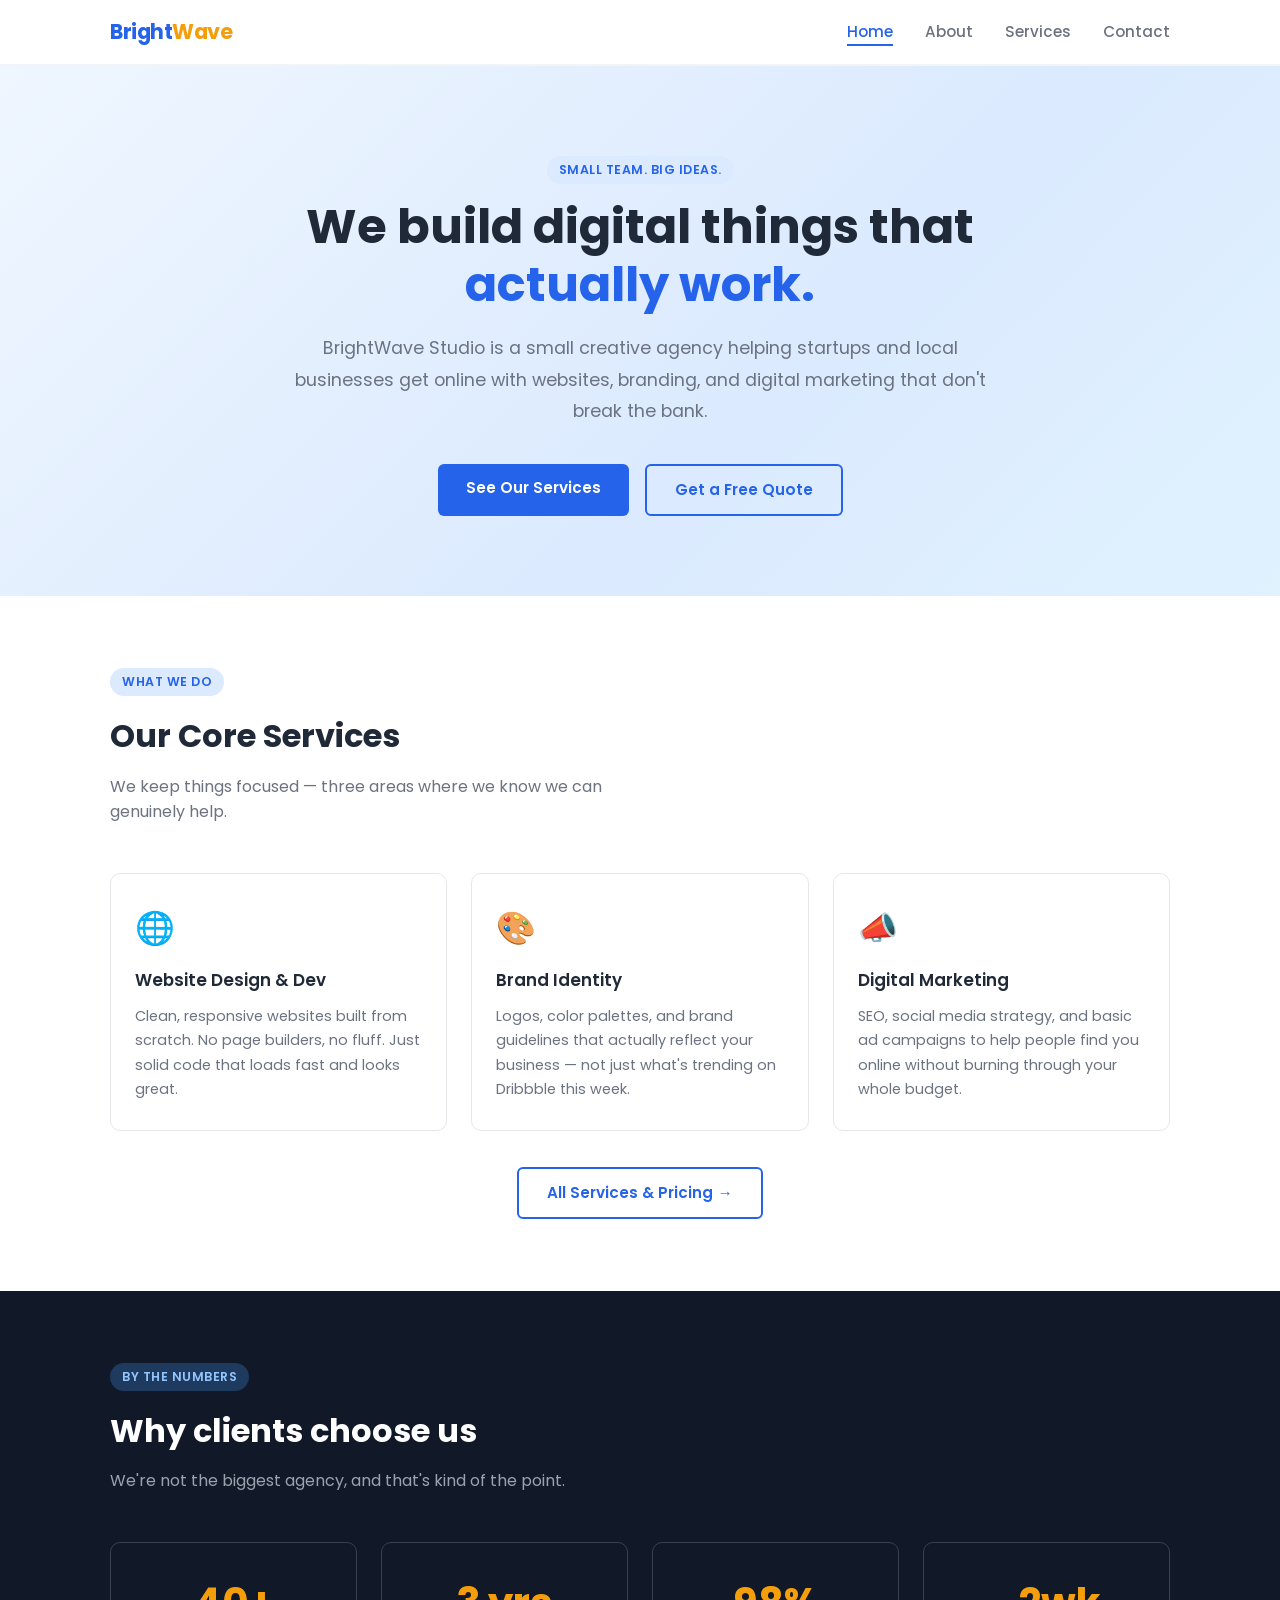
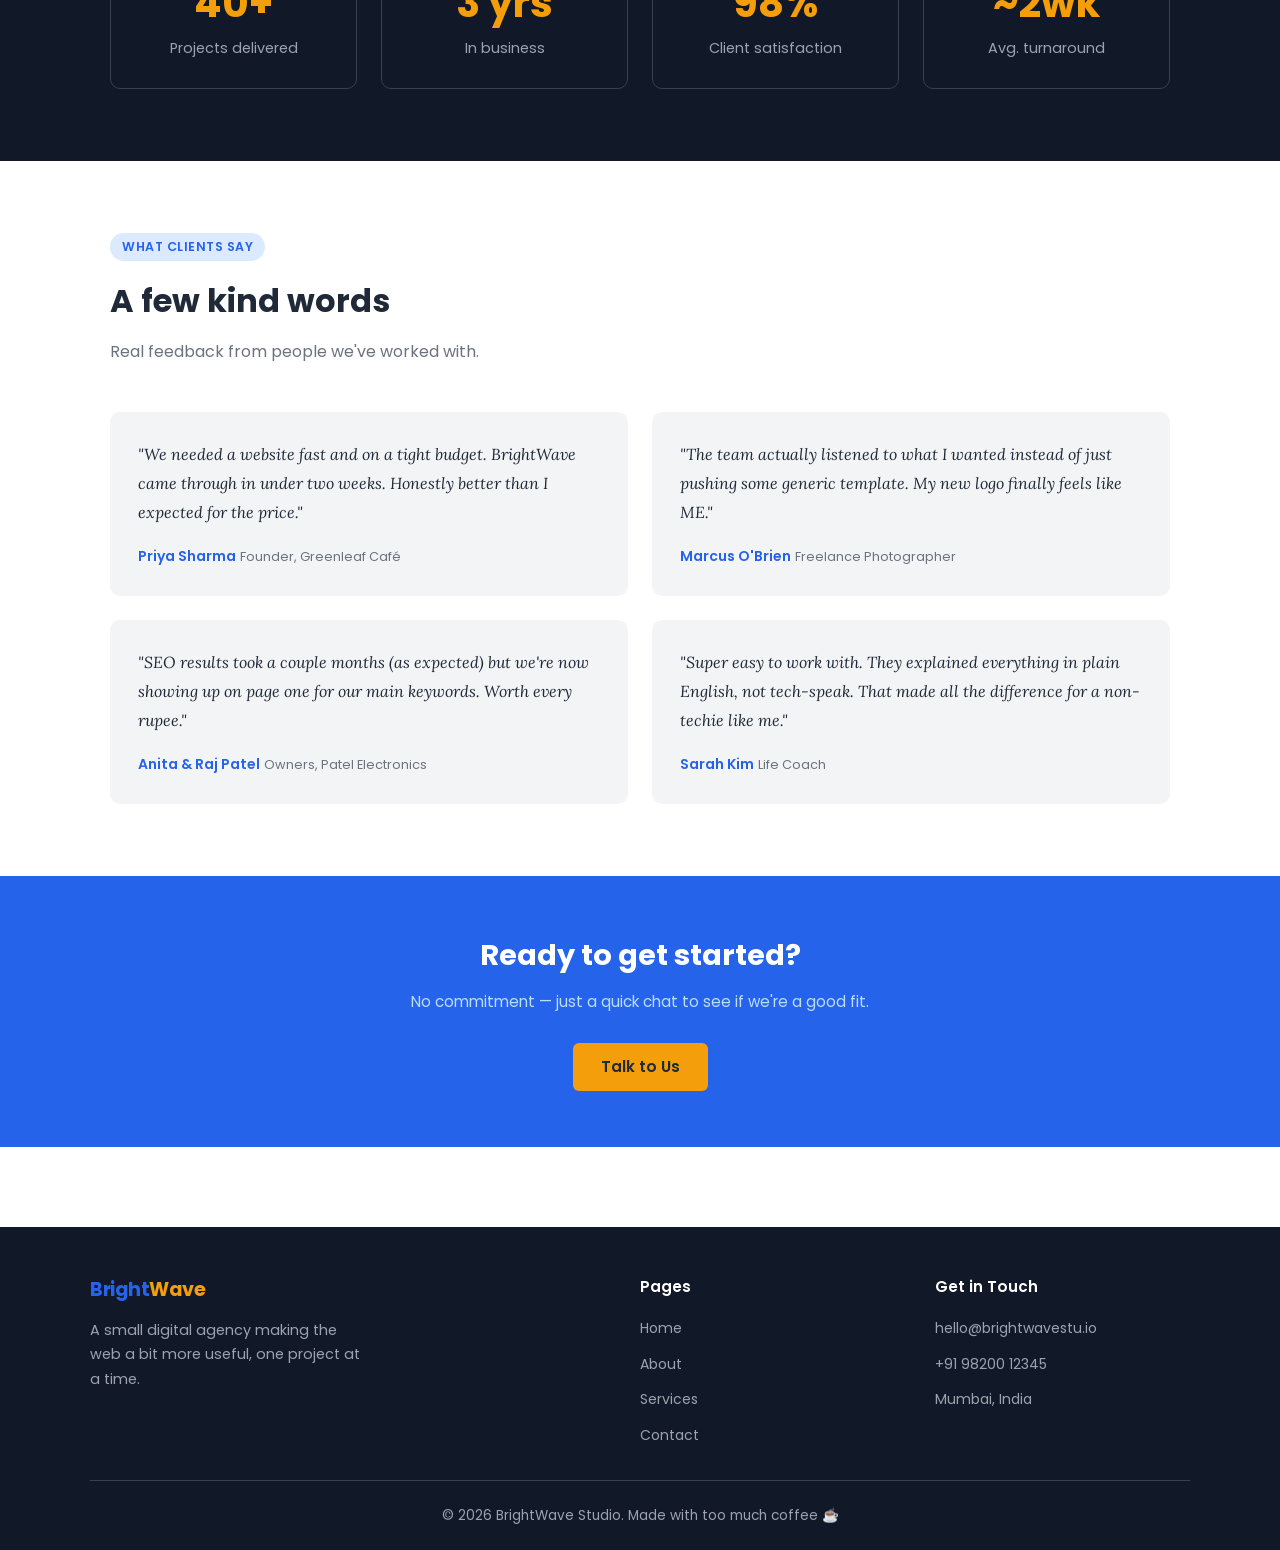
<file: index.html>
<!DOCTYPE html>
<html lang="en">
<head>
    <meta charset="UTF-8" />
    <meta name="viewport" content="width=device-width, initial-scale=1.0" />
    <title>BrightWave Studio – Digital Agency</title>
    <link rel="stylesheet" href="css/style.css" />
</head>
<body>

    <!-- ========= NAVBAR ========= -->
    <nav>
        <div class="nav-container">
            <a href="index.html" class="logo">Bright<span>Wave</span></a>
            <ul class="nav-links">
                <li><a href="index.html">Home</a></li>
                <li><a href="pages/about.html">About</a></li>
                <li><a href="pages/services.html">Services</a></li>
                <li><a href="pages/contact.html">Contact</a></li>
            </ul>
            <!-- hamburger for mobile -->
            <button class="hamburger" aria-label="Open menu">
                <span></span>
                <span></span>
                <span></span>
            </button>
        </div>
    </nav>

    <!-- ========= HERO ========= -->
    <section class="hero">
        <div class="hero-content">
            <span class="tag">Small Team. Big Ideas.</span>
            <h1>We build digital things that <span class="highlight">actually work.</span></h1>
            <p>
                BrightWave Studio is a small creative agency helping startups and local
                businesses get online with websites, branding, and digital marketing that
                don't break the bank.
            </p>
            <div class="hero-buttons">
                <a href="pages/services.html" class="btn btn-primary">See Our Services</a>
                <a href="pages/contact.html" class="btn btn-outline">Get a Free Quote</a>
            </div>
        </div>
    </section>

    <!-- ========= SERVICES PREVIEW ========= -->
    <section class="section container">
        <span class="tag">What We Do</span>
        <h2 class="section-title">Our Core Services</h2>
        <p class="section-subtitle">
            We keep things focused — three areas where we know we can genuinely help.
        </p>

        <div class="services-grid">
            <div class="service-card">
                <div class="service-icon">🌐</div>
                <h3>Website Design & Dev</h3>
                <p>
                    Clean, responsive websites built from scratch. No page builders, no fluff.
                    Just solid code that loads fast and looks great.
                </p>
            </div>
            <div class="service-card">
                <div class="service-icon">🎨</div>
                <h3>Brand Identity</h3>
                <p>
                    Logos, color palettes, and brand guidelines that actually reflect your
                    business — not just what's trending on Dribbble this week.
                </p>
            </div>
            <div class="service-card">
                <div class="service-icon">📣</div>
                <h3>Digital Marketing</h3>
                <p>
                    SEO, social media strategy, and basic ad campaigns to help people
                    find you online without burning through your whole budget.
                </p>
            </div>
        </div>

        <div style="text-align:center; margin-top: 36px;">
            <a href="pages/services.html" class="btn btn-outline">All Services & Pricing →</a>
        </div>
    </section>

    <!-- ========= STATS / WHY US ========= -->
    <section class="section why-us">
        <div class="container">
            <span class="tag" style="background:#1e3a5f; color:#93c5fd;">By the numbers</span>
            <h2 class="section-title">Why clients choose us</h2>
            <p class="section-subtitle">
                We're not the biggest agency, and that's kind of the point.
            </p>

            <div class="stats-row">
                <div class="stat-box">
                    <span class="number">40+</span>
                    <span class="label">Projects delivered</span>
                </div>
                <div class="stat-box">
                    <span class="number">3 yrs</span>
                    <span class="label">In business</span>
                </div>
                <div class="stat-box">
                    <span class="number">98%</span>
                    <span class="label">Client satisfaction</span>
                </div>
                <div class="stat-box">
                    <span class="number">~2wk</span>
                    <span class="label">Avg. turnaround</span>
                </div>
            </div>
        </div>
    </section>

    <!-- ========= TESTIMONIALS ========= -->
    <section class="section container">
        <span class="tag">What Clients Say</span>
        <h2 class="section-title">A few kind words</h2>
        <p class="section-subtitle">Real feedback from people we've worked with.</p>

        <div class="testimonial-cards">
            <div class="testimonial">
                <p>
                    "We needed a website fast and on a tight budget. BrightWave came through
                    in under two weeks. Honestly better than I expected for the price."
                </p>
                <span class="client-name">Priya Sharma</span>
                <span class="client-role">Founder, Greenleaf Café</span>
            </div>
            <div class="testimonial">
                <p>
                    "The team actually listened to what I wanted instead of just pushing
                    some generic template. My new logo finally feels like ME."
                </p>
                <span class="client-name">Marcus O'Brien</span>
                <span class="client-role">Freelance Photographer</span>
            </div>
            <div class="testimonial">
                <p>
                    "SEO results took a couple months (as expected) but we're now showing
                    up on page one for our main keywords. Worth every rupee."
                </p>
                <span class="client-name">Anita & Raj Patel</span>
                <span class="client-role">Owners, Patel Electronics</span>
            </div>
            <div class="testimonial">
                <p>
                    "Super easy to work with. They explained everything in plain English,
                    not tech-speak. That made all the difference for a non-techie like me."
                </p>
                <span class="client-name">Sarah Kim</span>
                <span class="client-role">Life Coach</span>
            </div>
        </div>
    </section>

    <!-- ========= CTA STRIP ========= -->
    <section style="background: var(--main-blue); padding: 56px 20px; text-align: center;">
        <h2 style="color: #fff; font-size: 1.8rem; margin-bottom: 12px;">Ready to get started?</h2>
        <p style="color: #bfdbfe; margin-bottom: 28px; font-size: 0.95rem;">
            No commitment — just a quick chat to see if we're a good fit.
        </p>
        <a href="pages/contact.html" class="btn" style="background: var(--accent); color: #1f2937;">
            Talk to Us
        </a>
    </section>

    <!-- ========= FOOTER ========= -->
    <footer>
        <div class="footer-inner">
            <div class="footer-top">
                <div class="footer-brand">
                    <a href="index.html" class="logo">Bright<span>Wave</span></a>
                    <p>A small digital agency making the web a bit more useful, one project at a time.</p>
                </div>
                <div class="footer-col">
                    <h4>Pages</h4>
                    <ul>
                        <li><a href="index.html">Home</a></li>
                        <li><a href="pages/about.html">About</a></li>
                        <li><a href="pages/services.html">Services</a></li>
                        <li><a href="pages/contact.html">Contact</a></li>
                    </ul>
                </div>
                <div class="footer-col">
                    <h4>Get in Touch</h4>
                    <ul>
                        <li><a href="mailto:hello@brightwavestu.io">hello@brightwavestu.io</a></li>
                        <li><a href="#">+91 98200 12345</a></li>
                        <li><a href="#">Mumbai, India</a></li>
                    </ul>
                </div>
            </div>
            <div class="footer-bottom">
                <p>© 2026 BrightWave Studio. Made with too much coffee ☕</p>
            </div>
        </div>
    </footer>

    <script src="js/main.js"></script>
</body>
</html>
</file>
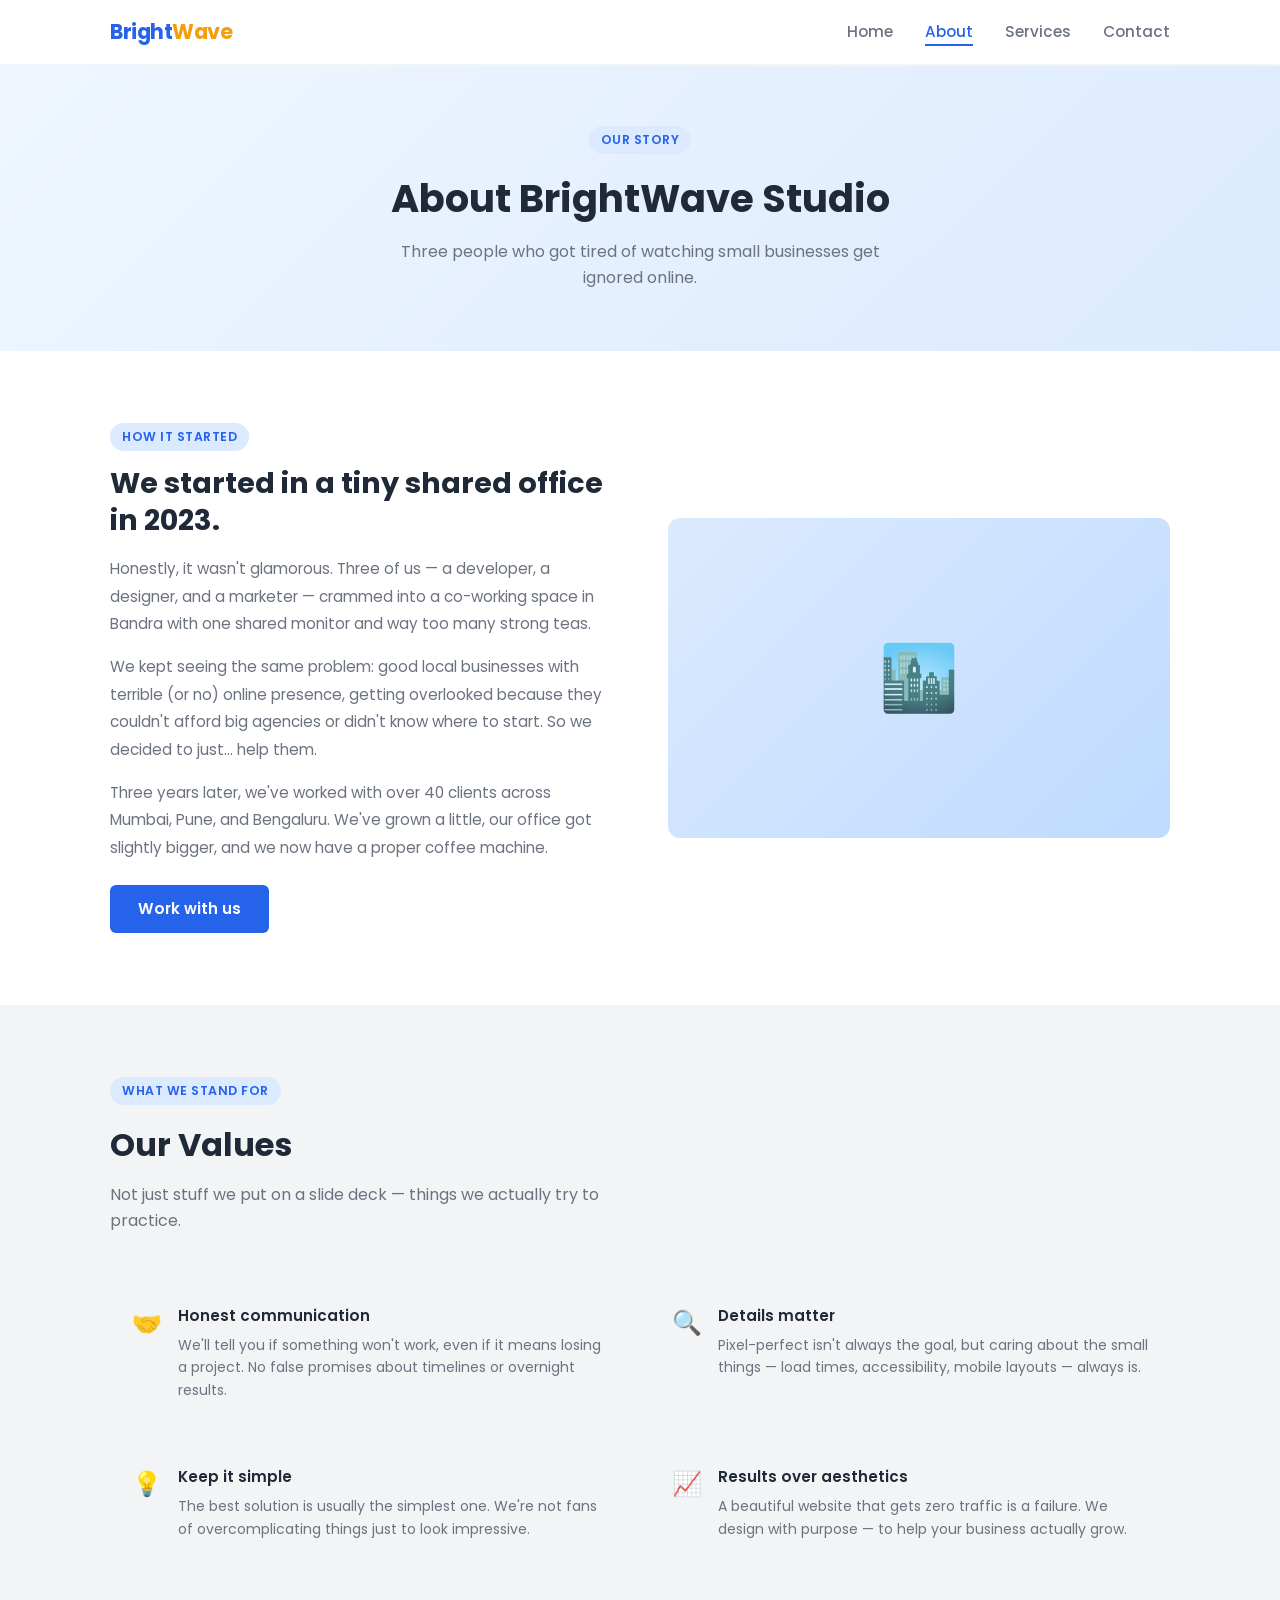
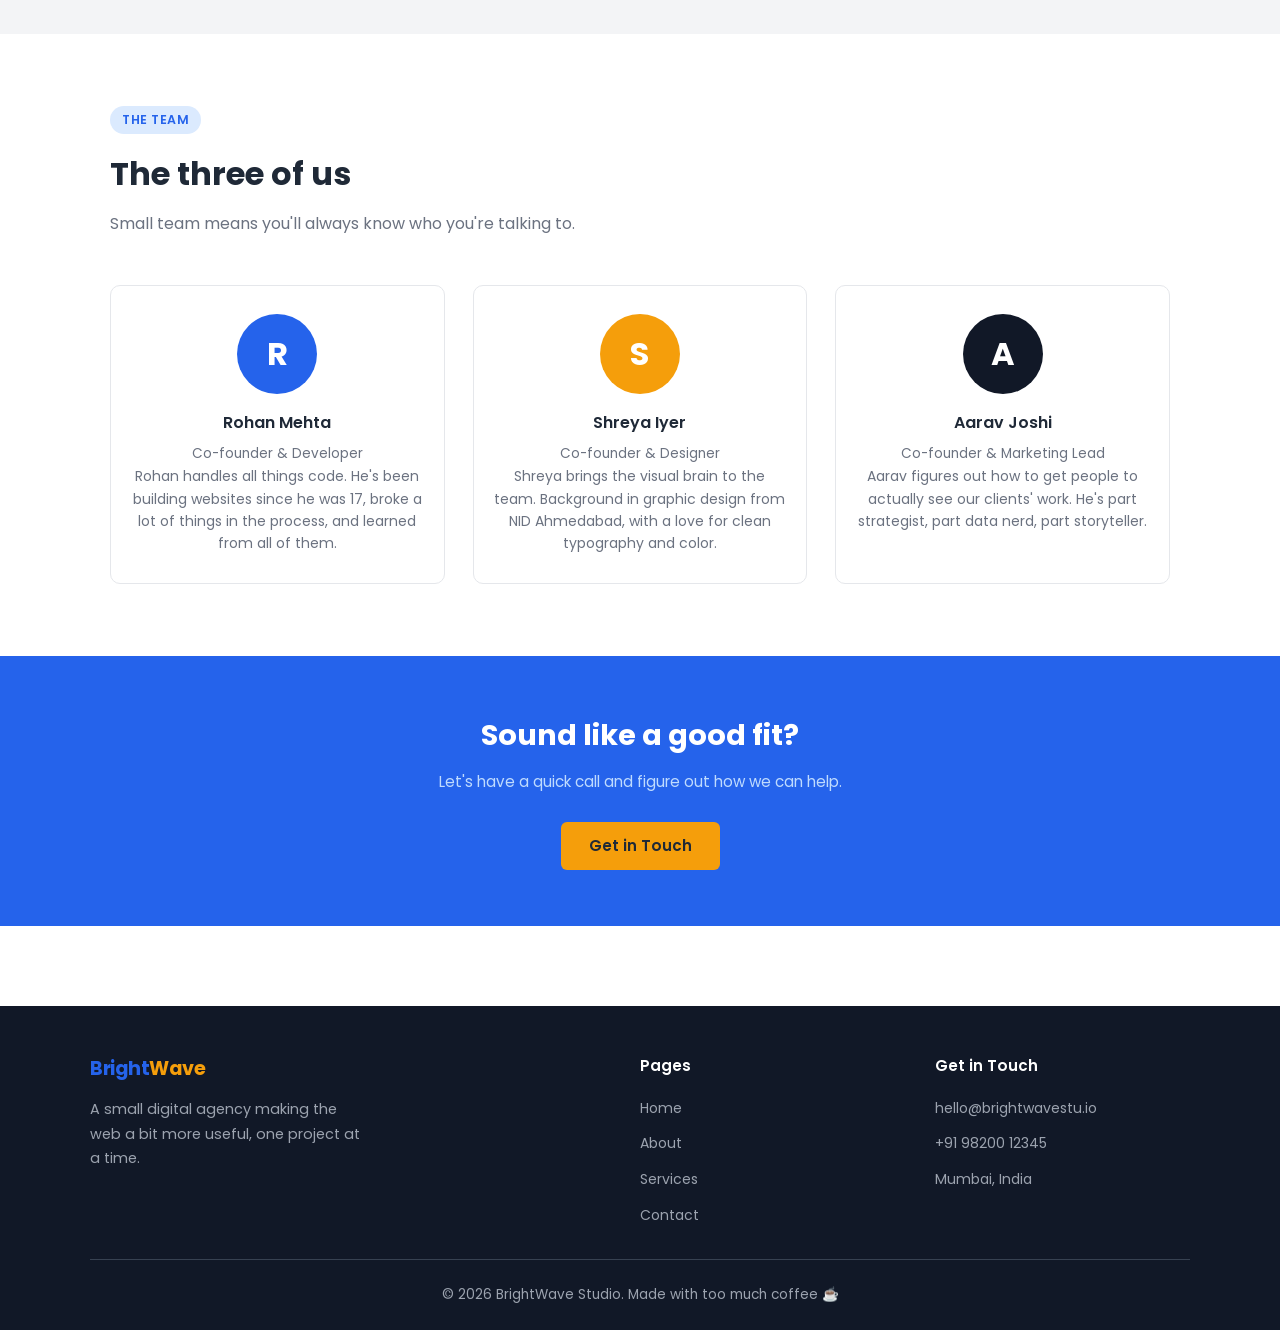
<file: pages/about.html>
<!DOCTYPE html>
<html lang="en">
<head>
    <meta charset="UTF-8" />
    <meta name="viewport" content="width=device-width, initial-scale=1.0" />
    <title>About Us – BrightWave Studio</title>
    <link rel="stylesheet" href="../css/style.css" />
</head>
<body>

    <!-- ========= NAVBAR ========= -->
    <nav>
        <div class="nav-container">
            <a href="../index.html" class="logo">Bright<span>Wave</span></a>
            <ul class="nav-links">
                <li><a href="../index.html">Home</a></li>
                <li><a href="about.html">About</a></li>
                <li><a href="services.html">Services</a></li>
                <li><a href="contact.html">Contact</a></li>
            </ul>
            <button class="hamburger" aria-label="Open menu">
                <span></span>
                <span></span>
                <span></span>
            </button>
        </div>
    </nav>

    <!-- ========= PAGE HEADER ========= -->
    <div class="page-header">
        <span class="tag">Our Story</span>
        <h1>About BrightWave Studio</h1>
        <p>Three people who got tired of watching small businesses get ignored online.</p>
    </div>

    <!-- ========= ABOUT INTRO ========= -->
    <div class="about-intro">
        <div class="about-text">
            <span class="tag">How it started</span>
            <h2>We started in a tiny shared office in 2023.</h2>
            <p>
                Honestly, it wasn't glamorous. Three of us — a developer, a designer, and a
                marketer — crammed into a co-working space in Bandra with one shared monitor and
                way too many strong teas.
            </p>
            <p>
                We kept seeing the same problem: good local businesses with terrible (or no) online
                presence, getting overlooked because they couldn't afford big agencies or didn't know
                where to start. So we decided to just... help them.
            </p>
            <p>
                Three years later, we've worked with over 40 clients across Mumbai, Pune, and
                Bengaluru. We've grown a little, our office got slightly bigger, and we now have
                a proper coffee machine.
            </p>
            <a href="contact.html" class="btn btn-primary" style="margin-top: 8px;">Work with us</a>
        </div>
        <div class="about-img-box">
            🏙️
        </div>
    </div>

    <!-- ========= VALUES ========= -->
    <section class="section" style="background: var(--light-gray);">
        <div class="container">
            <span class="tag">What we stand for</span>
            <h2 class="section-title">Our Values</h2>
            <p class="section-subtitle">Not just stuff we put on a slide deck — things we actually try to practice.</p>

            <div class="values-list">
                <div class="value-item">
                    <span class="value-icon">🤝</span>
                    <div>
                        <h4>Honest communication</h4>
                        <p>We'll tell you if something won't work, even if it means losing a project.
                        No false promises about timelines or overnight results.</p>
                    </div>
                </div>
                <div class="value-item">
                    <span class="value-icon">🔍</span>
                    <div>
                        <h4>Details matter</h4>
                        <p>Pixel-perfect isn't always the goal, but caring about the small
                        things — load times, accessibility, mobile layouts — always is.</p>
                    </div>
                </div>
                <div class="value-item">
                    <span class="value-icon">💡</span>
                    <div>
                        <h4>Keep it simple</h4>
                        <p>The best solution is usually the simplest one. We're not fans
                        of overcomplicating things just to look impressive.</p>
                    </div>
                </div>
                <div class="value-item">
                    <span class="value-icon">📈</span>
                    <div>
                        <h4>Results over aesthetics</h4>
                        <p>A beautiful website that gets zero traffic is a failure. We design
                        with purpose — to help your business actually grow.</p>
                    </div>
                </div>
            </div>
        </div>
    </section>

    <!-- ========= TEAM ========= -->
    <section class="section container">
        <span class="tag">The Team</span>
        <h2 class="section-title">The three of us</h2>
        <p class="section-subtitle">Small team means you'll always know who you're talking to.</p>

        <div class="team-grid">
            <div class="team-card">
                <div class="avatar blue">R</div>
                <h3>Rohan Mehta</h3>
                <span class="role">Co-founder & Developer</span>
                <p>
                    Rohan handles all things code. He's been building websites since he was
                    17, broke a lot of things in the process, and learned from all of them.
                </p>
            </div>
            <div class="team-card">
                <div class="avatar amber">S</div>
                <h3>Shreya Iyer</h3>
                <span class="role">Co-founder & Designer</span>
                <p>
                    Shreya brings the visual brain to the team. Background in graphic design
                    from NID Ahmedabad, with a love for clean typography and color.
                </p>
            </div>
            <div class="team-card">
                <div class="avatar dark">A</div>
                <h3>Aarav Joshi</h3>
                <span class="role">Co-founder & Marketing Lead</span>
                <p>
                    Aarav figures out how to get people to actually see our clients' work.
                    He's part strategist, part data nerd, part storyteller.
                </p>
            </div>
        </div>
    </section>

    <!-- ========= CTA ========= -->
    <section style="background: var(--main-blue); padding: 56px 20px; text-align: center;">
        <h2 style="color: #fff; font-size: 1.8rem; margin-bottom: 12px;">Sound like a good fit?</h2>
        <p style="color: #bfdbfe; margin-bottom: 28px; font-size: 0.95rem;">
            Let's have a quick call and figure out how we can help.
        </p>
        <a href="contact.html" class="btn" style="background: var(--accent); color: #1f2937;">
            Get in Touch
        </a>
    </section>

    <!-- ========= FOOTER ========= -->
    <footer>
        <div class="footer-inner">
            <div class="footer-top">
                <div class="footer-brand">
                    <a href="../index.html" class="logo">Bright<span>Wave</span></a>
                    <p>A small digital agency making the web a bit more useful, one project at a time.</p>
                </div>
                <div class="footer-col">
                    <h4>Pages</h4>
                    <ul>
                        <li><a href="../index.html">Home</a></li>
                        <li><a href="about.html">About</a></li>
                        <li><a href="services.html">Services</a></li>
                        <li><a href="contact.html">Contact</a></li>
                    </ul>
                </div>
                <div class="footer-col">
                    <h4>Get in Touch</h4>
                    <ul>
                        <li><a href="mailto:hello@brightwavestu.io">hello@brightwavestu.io</a></li>
                        <li><a href="#">+91 98200 12345</a></li>
                        <li><a href="#">Mumbai, India</a></li>
                    </ul>
                </div>
            </div>
            <div class="footer-bottom">
                <p>© 2026 BrightWave Studio. Made with too much coffee ☕</p>
            </div>
        </div>
    </footer>

    <script src="../js/main.js"></script>
</body>
</html>
</file>
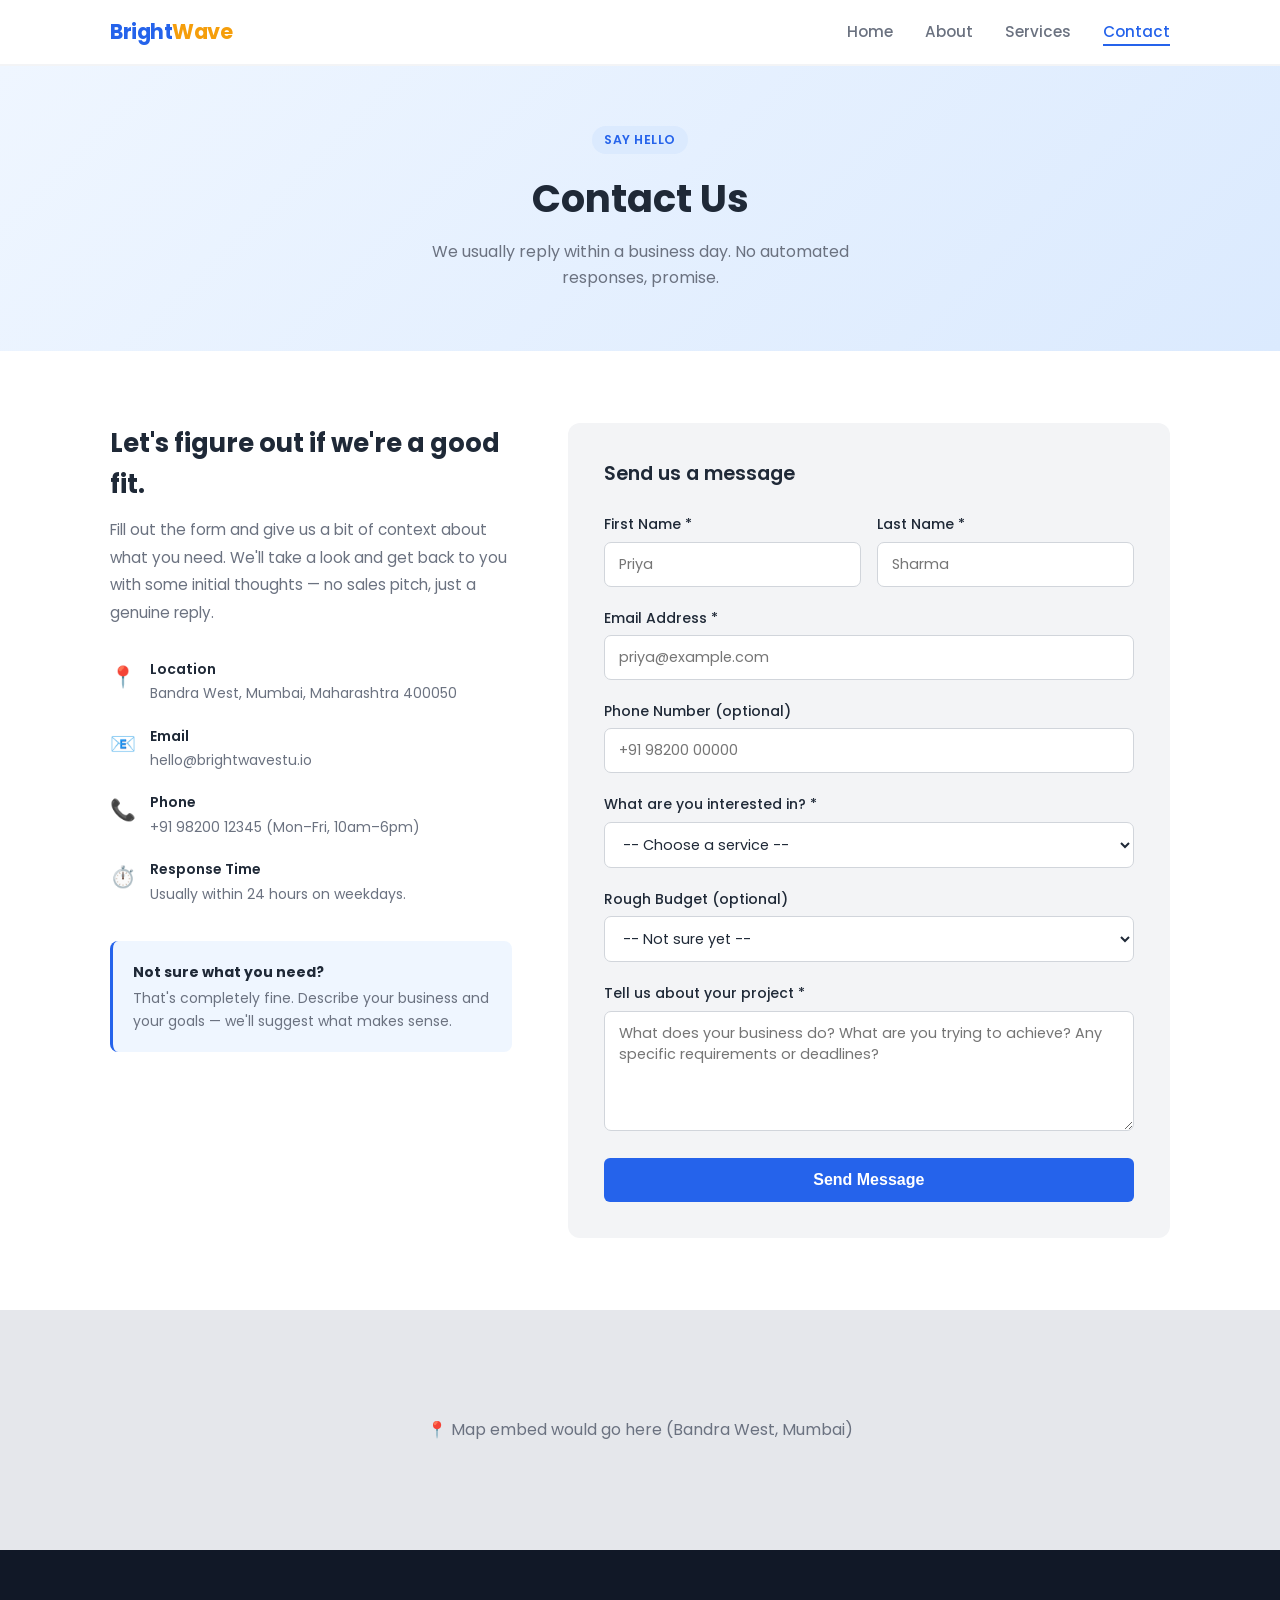
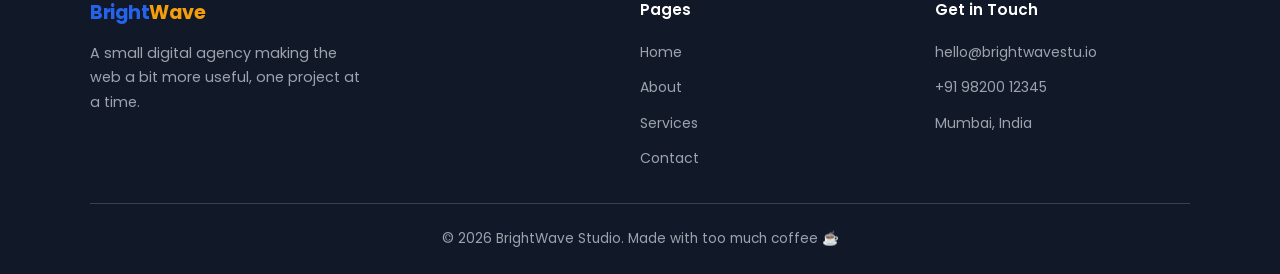
<file: pages/contact.html>
<!DOCTYPE html>
<html lang="en">
<head>
    <meta charset="UTF-8" />
    <meta name="viewport" content="width=device-width, initial-scale=1.0" />
    <title>Contact – BrightWave Studio</title>
    <link rel="stylesheet" href="../css/style.css" />
</head>
<body>

    <!-- ========= NAVBAR ========= -->
    <nav>
        <div class="nav-container">
            <a href="../index.html" class="logo">Bright<span>Wave</span></a>
            <ul class="nav-links">
                <li><a href="../index.html">Home</a></li>
                <li><a href="about.html">About</a></li>
                <li><a href="services.html">Services</a></li>
                <li><a href="contact.html">Contact</a></li>
            </ul>
            <button class="hamburger" aria-label="Open menu">
                <span></span>
                <span></span>
                <span></span>
            </button>
        </div>
    </nav>

    <!-- ========= PAGE HEADER ========= -->
    <div class="page-header">
        <span class="tag">Say Hello</span>
        <h1>Contact Us</h1>
        <p>We usually reply within a business day. No automated responses, promise.</p>
    </div>

    <!-- ========= CONTACT SECTION ========= -->
    <div class="contact-wrapper">

        <!-- Left: Info -->
        <div class="contact-info">
            <h2>Let's figure out if we're a good fit.</h2>
            <p>
                Fill out the form and give us a bit of context about what you need.
                We'll take a look and get back to you with some initial thoughts —
                no sales pitch, just a genuine reply.
            </p>

            <div class="contact-details">
                <div class="contact-detail">
                    <span class="detail-icon">📍</span>
                    <div class="detail-text">
                        <strong>Location</strong>
                        <p>Bandra West, Mumbai, Maharashtra 400050</p>
                    </div>
                </div>
                <div class="contact-detail">
                    <span class="detail-icon">📧</span>
                    <div class="detail-text">
                        <strong>Email</strong>
                        <p>hello@brightwavestu.io</p>
                    </div>
                </div>
                <div class="contact-detail">
                    <span class="detail-icon">📞</span>
                    <div class="detail-text">
                        <strong>Phone</strong>
                        <p>+91 98200 12345 (Mon–Fri, 10am–6pm)</p>
                    </div>
                </div>
                <div class="contact-detail">
                    <span class="detail-icon">⏱️</span>
                    <div class="detail-text">
                        <strong>Response Time</strong>
                        <p>Usually within 24 hours on weekdays.</p>
                    </div>
                </div>
            </div>

            <!-- Not over-designing this section, just a small note -->
            <div style="margin-top: 36px; padding: 20px; background: #eff6ff; border-radius: 8px; font-size: 0.875rem; color: var(--text-muted); border-left: 3px solid var(--main-blue);">
                <strong style="color: var(--text-dark); display:block; margin-bottom:4px;">Not sure what you need?</strong>
                That's completely fine. Describe your business and your goals —
                we'll suggest what makes sense.
            </div>
        </div>

        <!-- Right: Form -->
        <div class="contact-form-box">
            <h3>Send us a message</h3>

            <!-- 
                Note to self: no backend hooked up here
                validation is all done in main.js
                form won't actually submit anywhere
            -->
            <form id="contactForm" novalidate>

                <div class="form-row">
                    <div class="form-group">
                        <label for="fname">First Name *</label>
                        <input type="text" id="fname" name="fname" placeholder="Priya" />
                        <span class="error-msg" id="fname_err">Please enter your first name.</span>
                    </div>
                    <div class="form-group">
                        <label for="lname">Last Name *</label>
                        <input type="text" id="lname" name="lname" placeholder="Sharma" />
                        <span class="error-msg" id="lname_err">Please enter your last name.</span>
                    </div>
                </div>

                <div class="form-group">
                    <label for="email">Email Address *</label>
                    <input type="email" id="email" name="email" placeholder="priya@example.com" />
                    <span class="error-msg" id="email_err">Please enter your email address.</span>
                </div>

                <div class="form-group">
                    <label for="phone">Phone Number (optional)</label>
                    <input type="tel" id="phone" name="phone" placeholder="+91 98200 00000" />
                </div>

                <div class="form-group">
                    <label for="service">What are you interested in? *</label>
                    <select id="service" name="service">
                        <option value="">-- Choose a service --</option>
                        <option value="website">Website Design & Development</option>
                        <option value="branding">Brand Identity Design</option>
                        <option value="marketing">Digital Marketing</option>
                        <option value="maintenance">Website Maintenance</option>
                        <option value="other">Something else</option>
                    </select>
                    <span class="error-msg" id="service_err">Please select a service.</span>
                </div>

                <div class="form-group">
                    <label for="budget">Rough Budget (optional)</label>
                    <select id="budget" name="budget">
                        <option value="">-- Not sure yet --</option>
                        <option value="under25">Under ₹25,000</option>
                        <option value="25to50">₹25,000 – ₹50,000</option>
                        <option value="50to1L">₹50,000 – ₹1,00,000</option>
                        <option value="above1L">Above ₹1,00,000</option>
                    </select>
                </div>

                <div class="form-group">
                    <label for="message">Tell us about your project *</label>
                    <textarea
                        id="message"
                        name="message"
                        placeholder="What does your business do? What are you trying to achieve? Any specific requirements or deadlines?"
                    ></textarea>
                    <span class="error-msg" id="message_err">Please write a bit about your project (at least 10 characters).</span>
                </div>

                <!-- submit button -->
                <button type="submit" class="btn btn-primary btn-submit">
                    Send Message
                </button>

                <!-- shown after successful submit -->
                <div class="success-msg" id="successMsg">
                    ✅ Thanks for reaching out! We'll get back to you within 24 hours.
                </div>

            </form>
        </div>

    </div>

    <!-- ========= MAP PLACEHOLDER ========= -->
    <div style="background: #e5e7eb; height: 240px; display:flex; align-items:center; justify-content:center; font-size: 1rem; color: var(--text-muted);">
        <!-- in a real project this would be an embedded Google Maps iframe -->
        📍 Map embed would go here (Bandra West, Mumbai)
    </div>

    <!-- ========= FOOTER ========= -->
    <footer style="margin-top: 0;">
        <div class="footer-inner">
            <div class="footer-top">
                <div class="footer-brand">
                    <a href="../index.html" class="logo">Bright<span>Wave</span></a>
                    <p>A small digital agency making the web a bit more useful, one project at a time.</p>
                </div>
                <div class="footer-col">
                    <h4>Pages</h4>
                    <ul>
                        <li><a href="../index.html">Home</a></li>
                        <li><a href="about.html">About</a></li>
                        <li><a href="services.html">Services</a></li>
                        <li><a href="contact.html">Contact</a></li>
                    </ul>
                </div>
                <div class="footer-col">
                    <h4>Get in Touch</h4>
                    <ul>
                        <li><a href="mailto:hello@brightwavestu.io">hello@brightwavestu.io</a></li>
                        <li><a href="#">+91 98200 12345</a></li>
                        <li><a href="#">Mumbai, India</a></li>
                    </ul>
                </div>
            </div>
            <div class="footer-bottom">
                <p>© 2026 BrightWave Studio. Made with too much coffee ☕</p>
            </div>
        </div>
    </footer>

    <script src="../js/main.js"></script>
</body>
</html>
</file>
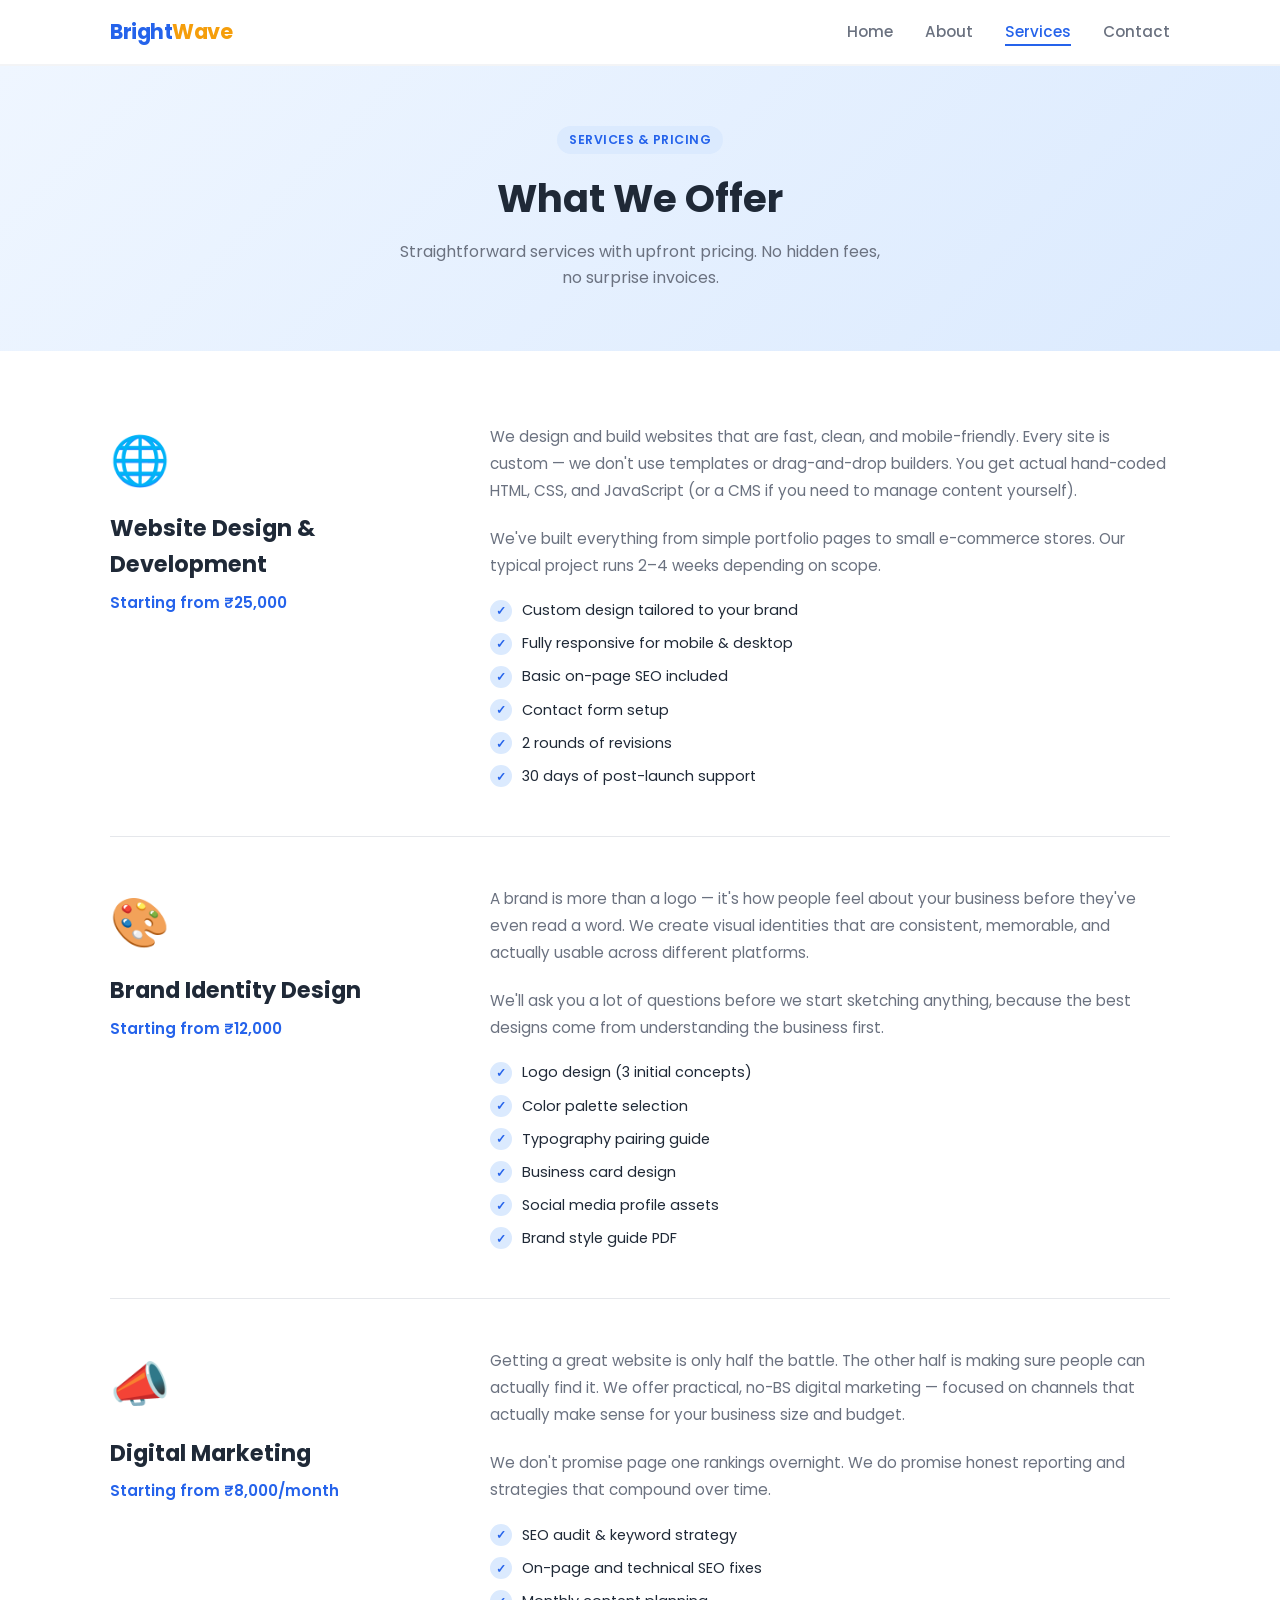
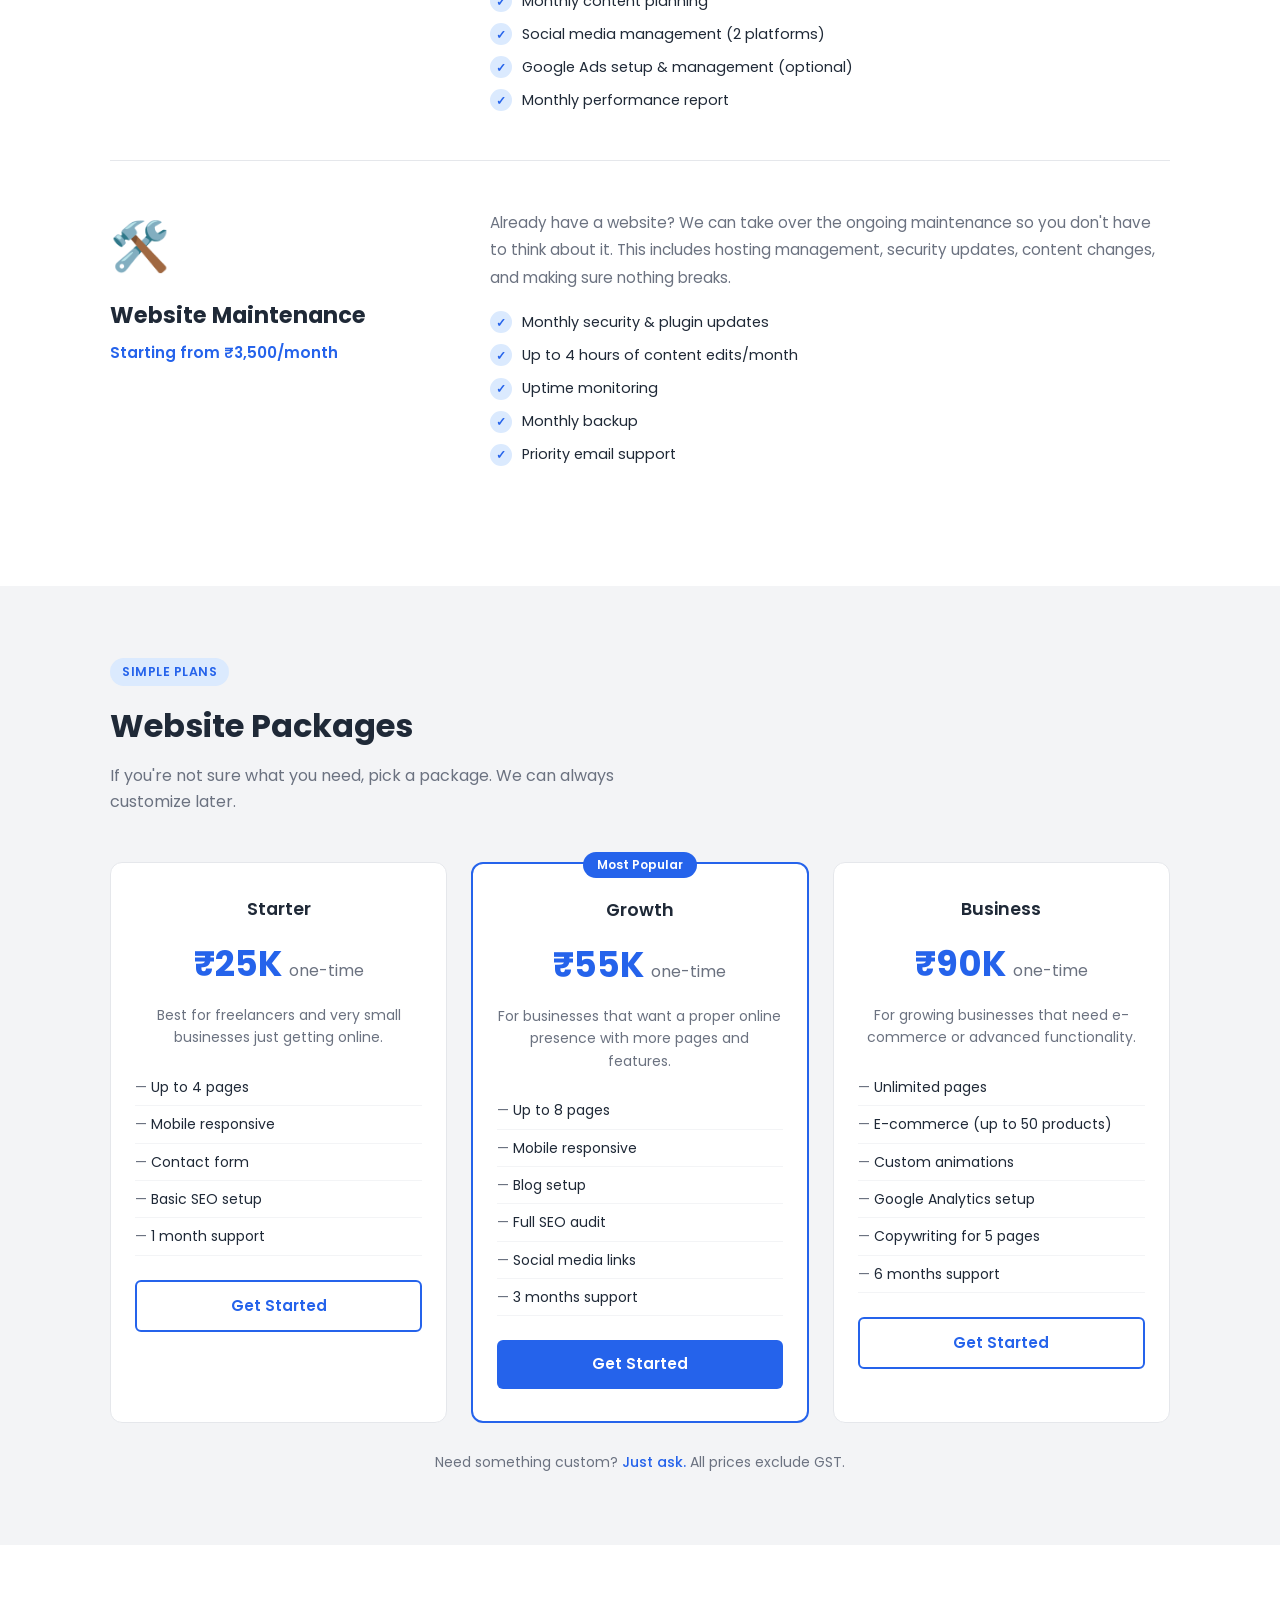
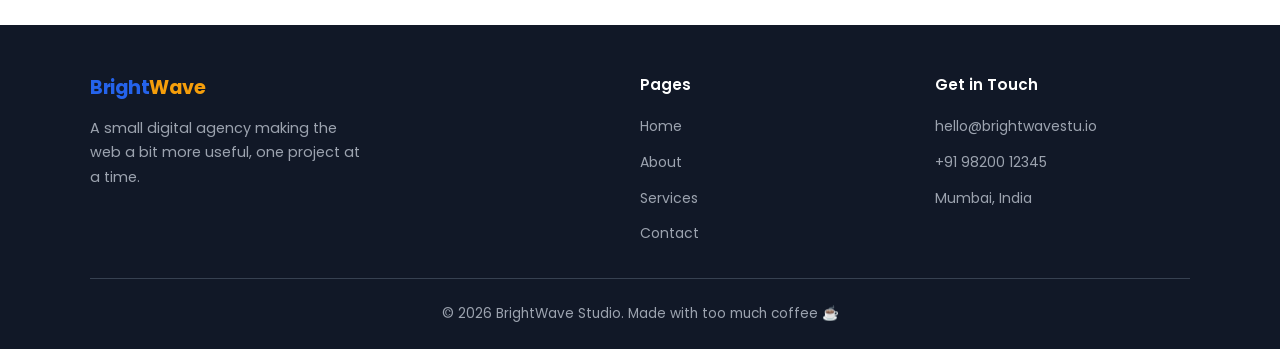
<file: pages/services.html>
<!DOCTYPE html>
<html lang="en">
<head>
    <meta charset="UTF-8" />
    <meta name="viewport" content="width=device-width, initial-scale=1.0" />
    <title>Services – BrightWave Studio</title>
    <link rel="stylesheet" href="../css/style.css" />
</head>
<body>

    <!-- ========= NAVBAR ========= -->
    <nav>
        <div class="nav-container">
            <a href="../index.html" class="logo">Bright<span>Wave</span></a>
            <ul class="nav-links">
                <li><a href="../index.html">Home</a></li>
                <li><a href="about.html">About</a></li>
                <li><a href="services.html">Services</a></li>
                <li><a href="contact.html">Contact</a></li>
            </ul>
            <button class="hamburger" aria-label="Open menu">
                <span></span>
                <span></span>
                <span></span>
            </button>
        </div>
    </nav>

    <!-- ========= PAGE HEADER ========= -->
    <div class="page-header">
        <span class="tag">Services & Pricing</span>
        <h1>What We Offer</h1>
        <p>Straightforward services with upfront pricing. No hidden fees, no surprise invoices.</p>
    </div>

    <!-- ========= SERVICES LIST ========= -->
    <div class="services-list">

        <!-- Service 1 -->
        <div class="service-row">
            <div class="service-left">
                <div class="service-icon-big">🌐</div>
                <h2>Website Design & Development</h2>
                <p class="price">Starting from ₹25,000</p>
            </div>
            <div class="service-right">
                <p>
                    We design and build websites that are fast, clean, and mobile-friendly.
                    Every site is custom — we don't use templates or drag-and-drop builders.
                    You get actual hand-coded HTML, CSS, and JavaScript (or a CMS if you need
                    to manage content yourself).
                </p>
                <p>
                    We've built everything from simple portfolio pages to small e-commerce
                    stores. Our typical project runs 2–4 weeks depending on scope.
                </p>
                <div class="service-features">
                    <div class="feature-item">Custom design tailored to your brand</div>
                    <div class="feature-item">Fully responsive for mobile & desktop</div>
                    <div class="feature-item">Basic on-page SEO included</div>
                    <div class="feature-item">Contact form setup</div>
                    <div class="feature-item">2 rounds of revisions</div>
                    <div class="feature-item">30 days of post-launch support</div>
                </div>
            </div>
        </div>

        <!-- Service 2 -->
        <div class="service-row">
            <div class="service-left">
                <div class="service-icon-big">🎨</div>
                <h2>Brand Identity Design</h2>
                <p class="price">Starting from ₹12,000</p>
            </div>
            <div class="service-right">
                <p>
                    A brand is more than a logo — it's how people feel about your business
                    before they've even read a word. We create visual identities that are
                    consistent, memorable, and actually usable across different platforms.
                </p>
                <p>
                    We'll ask you a lot of questions before we start sketching anything,
                    because the best designs come from understanding the business first.
                </p>
                <div class="service-features">
                    <div class="feature-item">Logo design (3 initial concepts)</div>
                    <div class="feature-item">Color palette selection</div>
                    <div class="feature-item">Typography pairing guide</div>
                    <div class="feature-item">Business card design</div>
                    <div class="feature-item">Social media profile assets</div>
                    <div class="feature-item">Brand style guide PDF</div>
                </div>
            </div>
        </div>

        <!-- Service 3 -->
        <div class="service-row">
            <div class="service-left">
                <div class="service-icon-big">📣</div>
                <h2>Digital Marketing</h2>
                <p class="price">Starting from ₹8,000/month</p>
            </div>
            <div class="service-right">
                <p>
                    Getting a great website is only half the battle. The other half is making
                    sure people can actually find it. We offer practical, no-BS digital
                    marketing — focused on channels that actually make sense for your business
                    size and budget.
                </p>
                <p>
                    We don't promise page one rankings overnight. We do promise honest
                    reporting and strategies that compound over time.
                </p>
                <div class="service-features">
                    <div class="feature-item">SEO audit & keyword strategy</div>
                    <div class="feature-item">On-page and technical SEO fixes</div>
                    <div class="feature-item">Monthly content planning</div>
                    <div class="feature-item">Social media management (2 platforms)</div>
                    <div class="feature-item">Google Ads setup & management (optional)</div>
                    <div class="feature-item">Monthly performance report</div>
                </div>
            </div>
        </div>

        <!-- Service 4 -->
        <div class="service-row">
            <div class="service-left">
                <div class="service-icon-big">🛠️</div>
                <h2>Website Maintenance</h2>
                <p class="price">Starting from ₹3,500/month</p>
            </div>
            <div class="service-right">
                <p>
                    Already have a website? We can take over the ongoing maintenance so you
                    don't have to think about it. This includes hosting management, security
                    updates, content changes, and making sure nothing breaks.
                </p>
                <div class="service-features">
                    <div class="feature-item">Monthly security & plugin updates</div>
                    <div class="feature-item">Up to 4 hours of content edits/month</div>
                    <div class="feature-item">Uptime monitoring</div>
                    <div class="feature-item">Monthly backup</div>
                    <div class="feature-item">Priority email support</div>
                </div>
            </div>
        </div>

    </div>

    <!-- ========= PRICING TABLE ========= -->
    <section class="section pricing-section">
        <div class="container">
            <span class="tag">Simple Plans</span>
            <h2 class="section-title">Website Packages</h2>
            <p class="section-subtitle">
                If you're not sure what you need, pick a package. We can always customize later.
            </p>

            <div class="pricing-grid">

                <div class="price-card">
                    <h3>Starter</h3>
                    <div class="amount">₹25K <span>one-time</span></div>
                    <p>Best for freelancers and very small businesses just getting online.</p>
                    <ul>
                        <li>Up to 4 pages</li>
                        <li>Mobile responsive</li>
                        <li>Contact form</li>
                        <li>Basic SEO setup</li>
                        <li>1 month support</li>
                    </ul>
                    <a href="contact.html" class="btn btn-outline" style="width:100%; text-align:center;">Get Started</a>
                </div>

                <div class="price-card popular">
                    <span class="popular-badge">Most Popular</span>
                    <h3>Growth</h3>
                    <div class="amount">₹55K <span>one-time</span></div>
                    <p>For businesses that want a proper online presence with more pages and features.</p>
                    <ul>
                        <li>Up to 8 pages</li>
                        <li>Mobile responsive</li>
                        <li>Blog setup</li>
                        <li>Full SEO audit</li>
                        <li>Social media links</li>
                        <li>3 months support</li>
                    </ul>
                    <a href="contact.html" class="btn btn-primary" style="width:100%; text-align:center;">Get Started</a>
                </div>

                <div class="price-card">
                    <h3>Business</h3>
                    <div class="amount">₹90K <span>one-time</span></div>
                    <p>For growing businesses that need e-commerce or advanced functionality.</p>
                    <ul>
                        <li>Unlimited pages</li>
                        <li>E-commerce (up to 50 products)</li>
                        <li>Custom animations</li>
                        <li>Google Analytics setup</li>
                        <li>Copywriting for 5 pages</li>
                        <li>6 months support</li>
                    </ul>
                    <a href="contact.html" class="btn btn-outline" style="width:100%; text-align:center;">Get Started</a>
                </div>

            </div>

            <!-- small note about custom -->
            <p style="text-align:center; margin-top: 28px; color: var(--text-muted); font-size: 0.875rem;">
                Need something custom? <a href="contact.html" style="color: var(--main-blue); font-weight: 500;">Just ask.</a>
                All prices exclude GST.
            </p>
        </div>
    </section>

    <!-- ========= FOOTER ========= -->
    <footer>
        <div class="footer-inner">
            <div class="footer-top">
                <div class="footer-brand">
                    <a href="../index.html" class="logo">Bright<span>Wave</span></a>
                    <p>A small digital agency making the web a bit more useful, one project at a time.</p>
                </div>
                <div class="footer-col">
                    <h4>Pages</h4>
                    <ul>
                        <li><a href="../index.html">Home</a></li>
                        <li><a href="about.html">About</a></li>
                        <li><a href="services.html">Services</a></li>
                        <li><a href="contact.html">Contact</a></li>
                    </ul>
                </div>
                <div class="footer-col">
                    <h4>Get in Touch</h4>
                    <ul>
                        <li><a href="mailto:hello@brightwavestu.io">hello@brightwavestu.io</a></li>
                        <li><a href="#">+91 98200 12345</a></li>
                        <li><a href="#">Mumbai, India</a></li>
                    </ul>
                </div>
            </div>
            <div class="footer-bottom">
                <p>© 2026 BrightWave Studio. Made with too much coffee ☕</p>
            </div>
        </div>
    </footer>

    <script src="../js/main.js"></script>
</body>
</html>
</file>
<file: css/style.css>
/* =============================================
   BrightWave Studio - Main Stylesheet
   Made by: Rohan Mehta (Internship Project)
   Started: June 2026
   ============================================= */

/* import google fonts - using two fonts to keep it simple */
@import url('https://fonts.googleapis.com/css2?family=Poppins:wght@300;400;500;600;700&family=Lora:ital,wght@0,400;0,600;1,400&display=swap');

/* ---- basic reset ---- */
* {
    margin: 0;
    padding: 0;
    box-sizing: border-box;
}

/* colors i picked - keeping it to 3 mainly */
:root {
    --main-blue: #2563eb;
    --dark-bg: #111827;
    --light-gray: #f3f4f6;
    --text-dark: #1f2937;
    --text-muted: #6b7280;
    --white: #ffffff;
    --accent: #f59e0b; /* amber for highlights */
}

body {
    font-family: 'Poppins', sans-serif;
    color: var(--text-dark);
    background-color: var(--white);
    line-height: 1.6;
    font-size: 16px;
}

a {
    text-decoration: none;
    color: inherit;
}

ul {
    list-style: none;
}

img {
    max-width: 100%;
    display: block;
}

/* =============================================
   NAVBAR
   ============================================= */

nav {
    background-color: var(--white);
    border-bottom: 2px solid var(--light-gray);
    position: sticky;
    top: 0;
    z-index: 100;
}

.nav-container {
    max-width: 1100px;
    margin: 0 auto;
    padding: 0 20px;
    display: flex;
    align-items: center;
    justify-content: space-between;
    height: 64px;
}

.logo {
    font-size: 1.3rem;
    font-weight: 700;
    color: var(--main-blue);
    letter-spacing: -0.5px;
}

.logo span {
    color: var(--accent);
}

.nav-links {
    display: flex;
    gap: 32px;
}

.nav-links a {
    font-size: 0.95rem;
    font-weight: 500;
    color: var(--text-muted);
    transition: color 0.2s;
}

.nav-links a:hover {
    color: var(--main-blue);
}

/* active link - so user knows which page they're on */
.nav-links a.active {
    color: var(--main-blue);
    border-bottom: 2px solid var(--main-blue);
    padding-bottom: 2px;
}

/* hamburger menu for mobile */
.hamburger {
    display: none;
    flex-direction: column;
    gap: 5px;
    cursor: pointer;
    background: none;
    border: none;
    padding: 4px;
}

.hamburger span {
    display: block;
    width: 24px;
    height: 2px;
    background-color: var(--text-dark);
    border-radius: 2px;
    transition: 0.3s;
}

/* =============================================
   FOOTER
   ============================================= */

footer {
    background-color: var(--dark-bg);
    color: #9ca3af;
    padding: 48px 20px 24px;
    margin-top: 80px;
}

.footer-inner {
    max-width: 1100px;
    margin: 0 auto;
}

.footer-top {
    display: grid;
    grid-template-columns: 2fr 1fr 1fr;
    gap: 40px;
    padding-bottom: 32px;
    border-bottom: 1px solid #374151;
}

.footer-brand .logo {
    font-size: 1.2rem;
    margin-bottom: 12px;
    display: block;
}

.footer-brand p {
    font-size: 0.9rem;
    line-height: 1.7;
    max-width: 280px;
}

.footer-col h4 {
    color: var(--white);
    font-size: 0.95rem;
    font-weight: 600;
    margin-bottom: 16px;
}

.footer-col ul {
    display: flex;
    flex-direction: column;
    gap: 10px;
}

.footer-col ul a {
    font-size: 0.875rem;
    transition: color 0.2s;
}

.footer-col ul a:hover {
    color: var(--white);
}

.footer-bottom {
    padding-top: 24px;
    text-align: center;
    font-size: 0.85rem;
}

/* =============================================
   REUSABLE / SHARED STUFF
   ============================================= */

.container {
    max-width: 1100px;
    margin: 0 auto;
    padding: 0 20px;
}

.section {
    padding: 72px 20px;
}

.section-title {
    font-size: 2rem;
    font-weight: 700;
    color: var(--text-dark);
    margin-bottom: 12px;
}

.section-subtitle {
    color: var(--text-muted);
    font-size: 1rem;
    max-width: 520px;
    margin-bottom: 48px;
}

.tag {
    display: inline-block;
    background: #dbeafe;
    color: var(--main-blue);
    font-size: 0.78rem;
    font-weight: 600;
    padding: 4px 12px;
    border-radius: 20px;
    margin-bottom: 14px;
    letter-spacing: 0.5px;
    text-transform: uppercase;
}

.btn {
    display: inline-block;
    padding: 12px 28px;
    border-radius: 6px;
    font-size: 0.95rem;
    font-weight: 600;
    cursor: pointer;
    transition: all 0.2s;
    border: none;
}

.btn-primary {
    background-color: var(--main-blue);
    color: var(--white);
}

.btn-primary:hover {
    background-color: #1d4ed8;
}

.btn-outline {
    background: transparent;
    border: 2px solid var(--main-blue);
    color: var(--main-blue);
}

.btn-outline:hover {
    background-color: var(--main-blue);
    color: var(--white);
}

/* =============================================
   HOME PAGE - HERO
   ============================================= */

.hero {
    background: linear-gradient(135deg, #eff6ff 0%, #dbeafe 60%, #e0f2fe 100%);
    padding: 90px 20px 80px;
    text-align: center;
}

.hero-content {
    max-width: 700px;
    margin: 0 auto;
}

.hero h1 {
    font-size: 3rem;
    font-weight: 700;
    line-height: 1.2;
    color: var(--text-dark);
    margin-bottom: 20px;
}

.hero h1 .highlight {
    color: var(--main-blue);
}

.hero p {
    font-size: 1.1rem;
    color: var(--text-muted);
    margin-bottom: 36px;
    line-height: 1.8;
}

.hero-buttons {
    display: flex;
    gap: 16px;
    justify-content: center;
    flex-wrap: wrap;
}

/* home - services preview */
.services-grid {
    display: grid;
    grid-template-columns: repeat(3, 1fr);
    gap: 24px;
    margin-top: 16px;
}

.service-card {
    background: var(--white);
    border: 1px solid #e5e7eb;
    border-radius: 10px;
    padding: 28px 24px;
    transition: box-shadow 0.25s, border-color 0.25s;
}

.service-card:hover {
    box-shadow: 0 4px 20px rgba(37,99,235,0.1);
    border-color: #bfdbfe;
}

.service-icon {
    font-size: 2rem;
    margin-bottom: 14px;
}

.service-card h3 {
    font-size: 1.05rem;
    font-weight: 600;
    margin-bottom: 10px;
}

.service-card p {
    font-size: 0.9rem;
    color: var(--text-muted);
    line-height: 1.7;
}

/* home - why us section */
.why-us {
    background-color: var(--dark-bg);
    color: var(--white);
}

.why-us .section-title {
    color: var(--white);
}

.why-us .section-subtitle {
    color: #9ca3af;
}

.stats-row {
    display: grid;
    grid-template-columns: repeat(4, 1fr);
    gap: 24px;
    margin-top: 16px;
}

.stat-box {
    text-align: center;
    padding: 28px 16px;
    border: 1px solid #374151;
    border-radius: 10px;
}

.stat-box .number {
    font-size: 2.5rem;
    font-weight: 700;
    color: var(--accent);
    display: block;
}

.stat-box .label {
    font-size: 0.9rem;
    color: #9ca3af;
    margin-top: 6px;
}

/* home - testimonials */
.testimonial-cards {
    display: grid;
    grid-template-columns: repeat(2, 1fr);
    gap: 24px;
}

.testimonial {
    background: var(--light-gray);
    border-radius: 10px;
    padding: 28px;
    position: relative;
}

.testimonial p {
    font-family: 'Lora', serif;
    font-style: italic;
    color: var(--text-dark);
    line-height: 1.8;
    margin-bottom: 16px;
}

.testimonial .client-name {
    font-size: 0.875rem;
    font-weight: 600;
    color: var(--main-blue);
}

.testimonial .client-role {
    font-size: 0.8rem;
    color: var(--text-muted);
}

/* =============================================
   ABOUT PAGE
   ============================================= */

.page-header {
    background: linear-gradient(135deg, #eff6ff 0%, #dbeafe 100%);
    padding: 60px 20px;
    text-align: center;
}

.page-header h1 {
    font-size: 2.4rem;
    font-weight: 700;
    color: var(--text-dark);
    margin-bottom: 10px;
}

.page-header p {
    color: var(--text-muted);
    max-width: 480px;
    margin: 0 auto;
}

.about-intro {
    display: grid;
    grid-template-columns: 1fr 1fr;
    gap: 56px;
    align-items: center;
    padding: 72px 20px;
    max-width: 1100px;
    margin: 0 auto;
}

.about-text h2 {
    font-size: 1.8rem;
    font-weight: 700;
    margin-bottom: 16px;
    line-height: 1.3;
}

.about-text p {
    color: var(--text-muted);
    line-height: 1.8;
    margin-bottom: 16px;
    font-size: 0.95rem;
}

/* fake image placeholder */
.about-img-box {
    background: linear-gradient(135deg, #dbeafe, #bfdbfe);
    border-radius: 12px;
    height: 320px;
    display: flex;
    align-items: center;
    justify-content: center;
    font-size: 4rem;
}

/* team section */
.team-grid {
    display: grid;
    grid-template-columns: repeat(3, 1fr);
    gap: 28px;
    margin-top: 16px;
}

.team-card {
    text-align: center;
    border: 1px solid #e5e7eb;
    border-radius: 10px;
    padding: 28px 20px;
}

/* avatar placeholder - fake profile pic */
.avatar {
    width: 80px;
    height: 80px;
    border-radius: 50%;
    margin: 0 auto 16px;
    display: flex;
    align-items: center;
    justify-content: center;
    font-size: 2rem;
    color: var(--white);
    font-weight: 700;
}

.avatar.blue { background: var(--main-blue); }
.avatar.amber { background: var(--accent); }
.avatar.dark { background: var(--dark-bg); }

.team-card h3 {
    font-size: 1rem;
    font-weight: 600;
    margin-bottom: 4px;
}

.team-card .role {
    font-size: 0.85rem;
    color: var(--text-muted);
    margin-bottom: 12px;
}

.team-card p {
    font-size: 0.875rem;
    color: var(--text-muted);
    line-height: 1.6;
}

/* values section */
.values-list {
    display: grid;
    grid-template-columns: repeat(2, 1fr);
    gap: 20px;
    margin-top: 16px;
}

.value-item {
    background: var(--light-gray);
    border-radius: 8px;
    padding: 22px;
    display: flex;
    gap: 16px;
}

.value-icon {
    font-size: 1.5rem;
    flex-shrink: 0;
}

.value-item h4 {
    font-size: 0.95rem;
    font-weight: 600;
    margin-bottom: 6px;
}

.value-item p {
    font-size: 0.875rem;
    color: var(--text-muted);
    line-height: 1.6;
}

/* =============================================
   SERVICES PAGE
   ============================================= */

.services-list {
    display: flex;
    flex-direction: column;
    gap: 48px;
    padding: 72px 20px;
    max-width: 1100px;
    margin: 0 auto;
}

.service-row {
    display: grid;
    grid-template-columns: 1fr 2fr;
    gap: 40px;
    padding-bottom: 48px;
    border-bottom: 1px solid #e5e7eb;
    align-items: start;
}

.service-row:last-child {
    border-bottom: none;
}

.service-left {
    position: sticky;
    top: 80px;
}

.service-left .service-icon-big {
    font-size: 3rem;
    margin-bottom: 12px;
}

.service-left h2 {
    font-size: 1.4rem;
    font-weight: 700;
    margin-bottom: 8px;
}

.service-left .price {
    color: var(--main-blue);
    font-weight: 600;
    font-size: 0.95rem;
}

.service-right p {
    color: var(--text-muted);
    line-height: 1.8;
    margin-bottom: 20px;
    font-size: 0.95rem;
}

.service-features {
    display: flex;
    flex-direction: column;
    gap: 10px;
}

.feature-item {
    display: flex;
    align-items: center;
    gap: 10px;
    font-size: 0.9rem;
    color: var(--text-dark);
}

.feature-item::before {
    content: "✓";
    background: #dbeafe;
    color: var(--main-blue);
    width: 22px;
    height: 22px;
    border-radius: 50%;
    display: flex;
    align-items: center;
    justify-content: center;
    font-size: 0.75rem;
    font-weight: 700;
    flex-shrink: 0;
}

/* pricing table */
.pricing-section {
    background: var(--light-gray);
}

.pricing-grid {
    display: grid;
    grid-template-columns: repeat(3, 1fr);
    gap: 24px;
    margin-top: 16px;
}

.price-card {
    background: var(--white);
    border: 1px solid #e5e7eb;
    border-radius: 12px;
    padding: 32px 24px;
    text-align: center;
}

/* make middle card stand out a bit */
.price-card.popular {
    border-color: var(--main-blue);
    border-width: 2px;
    position: relative;
}

.popular-badge {
    position: absolute;
    top: -12px;
    left: 50%;
    transform: translateX(-50%);
    background: var(--main-blue);
    color: var(--white);
    font-size: 0.75rem;
    font-weight: 600;
    padding: 3px 14px;
    border-radius: 20px;
    white-space: nowrap;
}

.price-card h3 {
    font-size: 1.1rem;
    font-weight: 600;
    margin-bottom: 8px;
}

.price-card .amount {
    font-size: 2.2rem;
    font-weight: 700;
    color: var(--main-blue);
    margin: 12px 0;
}

.price-card .amount span {
    font-size: 1rem;
    font-weight: 400;
    color: var(--text-muted);
}

.price-card p {
    font-size: 0.875rem;
    color: var(--text-muted);
    margin-bottom: 20px;
}

.price-card ul {
    text-align: left;
    margin-bottom: 24px;
}

.price-card ul li {
    font-size: 0.875rem;
    padding: 7px 0;
    border-bottom: 1px solid var(--light-gray);
    color: var(--text-dark);
}

.price-card ul li::before {
    content: "— ";
    color: var(--text-muted);
}

/* =============================================
   CONTACT PAGE
   ============================================= */

.contact-wrapper {
    display: grid;
    grid-template-columns: 1fr 1.5fr;
    gap: 56px;
    padding: 72px 20px;
    max-width: 1100px;
    margin: 0 auto;
    align-items: start;
}

.contact-info h2 {
    font-size: 1.6rem;
    font-weight: 700;
    margin-bottom: 12px;
}

.contact-info > p {
    color: var(--text-muted);
    line-height: 1.8;
    margin-bottom: 32px;
    font-size: 0.95rem;
}

.contact-details {
    display: flex;
    flex-direction: column;
    gap: 20px;
}

.contact-detail {
    display: flex;
    gap: 14px;
    align-items: flex-start;
}

.detail-icon {
    font-size: 1.3rem;
    margin-top: 2px;
}

.detail-text strong {
    display: block;
    font-size: 0.875rem;
    font-weight: 600;
    margin-bottom: 2px;
}

.detail-text p {
    font-size: 0.875rem;
    color: var(--text-muted);
}

/* contact form */
.contact-form-box {
    background: var(--light-gray);
    border-radius: 12px;
    padding: 36px;
}

.contact-form-box h3 {
    font-size: 1.2rem;
    font-weight: 600;
    margin-bottom: 24px;
}

.form-group {
    margin-bottom: 20px;
}

.form-row {
    display: grid;
    grid-template-columns: 1fr 1fr;
    gap: 16px;
}

.form-group label {
    display: block;
    font-size: 0.875rem;
    font-weight: 500;
    margin-bottom: 6px;
    color: var(--text-dark);
}

.form-group input,
.form-group select,
.form-group textarea {
    width: 100%;
    padding: 11px 14px;
    border: 1.5px solid #d1d5db;
    border-radius: 7px;
    font-family: 'Poppins', sans-serif;
    font-size: 0.9rem;
    background: var(--white);
    color: var(--text-dark);
    transition: border-color 0.2s;
    outline: none;
}

.form-group input:focus,
.form-group select:focus,
.form-group textarea:focus {
    border-color: var(--main-blue);
}

/* red border on error - added by JS */
.form-group input.error,
.form-group select.error,
.form-group textarea.error {
    border-color: #ef4444;
}

.error-msg {
    color: #ef4444;
    font-size: 0.78rem;
    margin-top: 4px;
    display: none;
}

.error-msg.show {
    display: block;
}

.form-group textarea {
    resize: vertical;
    min-height: 120px;
}

/* success message shown after submit */
.success-msg {
    display: none;
    background: #d1fae5;
    color: #065f46;
    padding: 14px 20px;
    border-radius: 8px;
    font-size: 0.9rem;
    margin-top: 16px;
    border: 1px solid #6ee7b7;
}

.success-msg.show {
    display: block;
}

/* submit button full width */
.btn-submit {
    width: 100%;
    padding: 13px;
    font-size: 1rem;
}

/* =============================================
   MOBILE RESPONSIVE
   ============================================= */

@media (max-width: 768px) {

    /* show hamburger, hide links */
    .hamburger {
        display: flex;
    }

    .nav-links {
        display: none;
        flex-direction: column;
        gap: 0;
        position: absolute;
        top: 64px;
        left: 0;
        right: 0;
        background: var(--white);
        border-bottom: 2px solid var(--light-gray);
        padding: 12px 0;
        box-shadow: 0 4px 10px rgba(0,0,0,0.06);
    }

    .nav-links.open {
        display: flex;
    }

    .nav-links a {
        padding: 12px 24px;
        display: block;
    }

    .hero h1 {
        font-size: 2rem;
    }

    .services-grid {
        grid-template-columns: 1fr;
    }

    .stats-row {
        grid-template-columns: repeat(2, 1fr);
    }

    .testimonial-cards {
        grid-template-columns: 1fr;
    }

    .about-intro {
        grid-template-columns: 1fr;
    }

    .about-img-box {
        height: 200px;
    }

    .team-grid {
        grid-template-columns: 1fr;
    }

    .values-list {
        grid-template-columns: 1fr;
    }

    .service-row {
        grid-template-columns: 1fr;
    }

    .service-left {
        position: static;
    }

    .pricing-grid {
        grid-template-columns: 1fr;
    }

    .contact-wrapper {
        grid-template-columns: 1fr;
    }

    .form-row {
        grid-template-columns: 1fr;
    }

    .footer-top {
        grid-template-columns: 1fr;
        gap: 28px;
    }

    .section {
        padding: 48px 20px;
    }

    .section-title {
        font-size: 1.6rem;
    }
}

@media (max-width: 480px) {
    .hero h1 {
        font-size: 1.7rem;
    }

    .hero-buttons {
        flex-direction: column;
        align-items: center;
    }

    .contact-form-box {
        padding: 24px 18px;
    }
}
</file>
